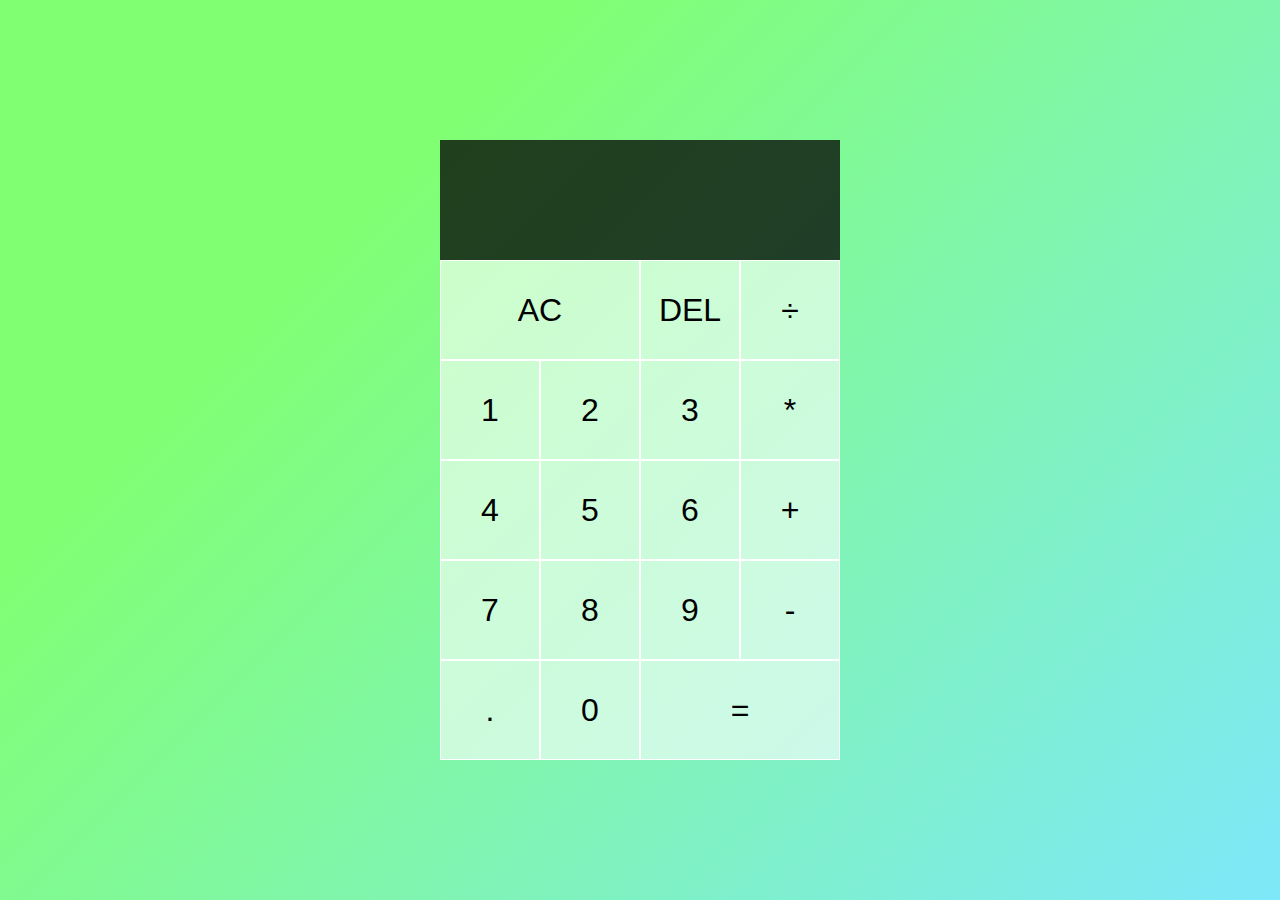
<file: CalculatorApp/index.html>
<!DOCTYPE html>
<html lang="en">

<head>
    <meta charset="UTF-8">
    <meta http-equiv="X-UA-Compatible" content="IE=edge">
    <meta name="viewport" content="width=device-width, initial-scale=1.0">
    <title>Calculator App</title>
    <link rel="stylesheet" href="style.css">
    <script src="script.js" defer></script>
</head>

<body>
    <div class="calculator-grid">
        <div class="output">
            <div data-previous-operand class="previous-operand"></div>
            <div data-current-operand class="current-operand"></div>
        </div>
        <button data-all-clear class="span-two">AC</button>
        <button data-delete>DEL</button>
        <button data-operation>÷</button>
        <button data-number>1</button>
        <button data-number>2</button>
        <button data-number>3</button>
        <button data-operation>*</button>
        <button data-number>4</button>
        <button data-number>5</button>
        <button data-number>6</button>
        <button data-operation>+</button>
        <button data-number>7</button>
        <button data-number>8</button>
        <button data-number>9</button>
        <button data-operation>-</button>
        <button data-number>.</button>
        <button data-number>0</button>
        <button data-equals class="span-two">=</button>
    </div>
</body>

</html>
</file>
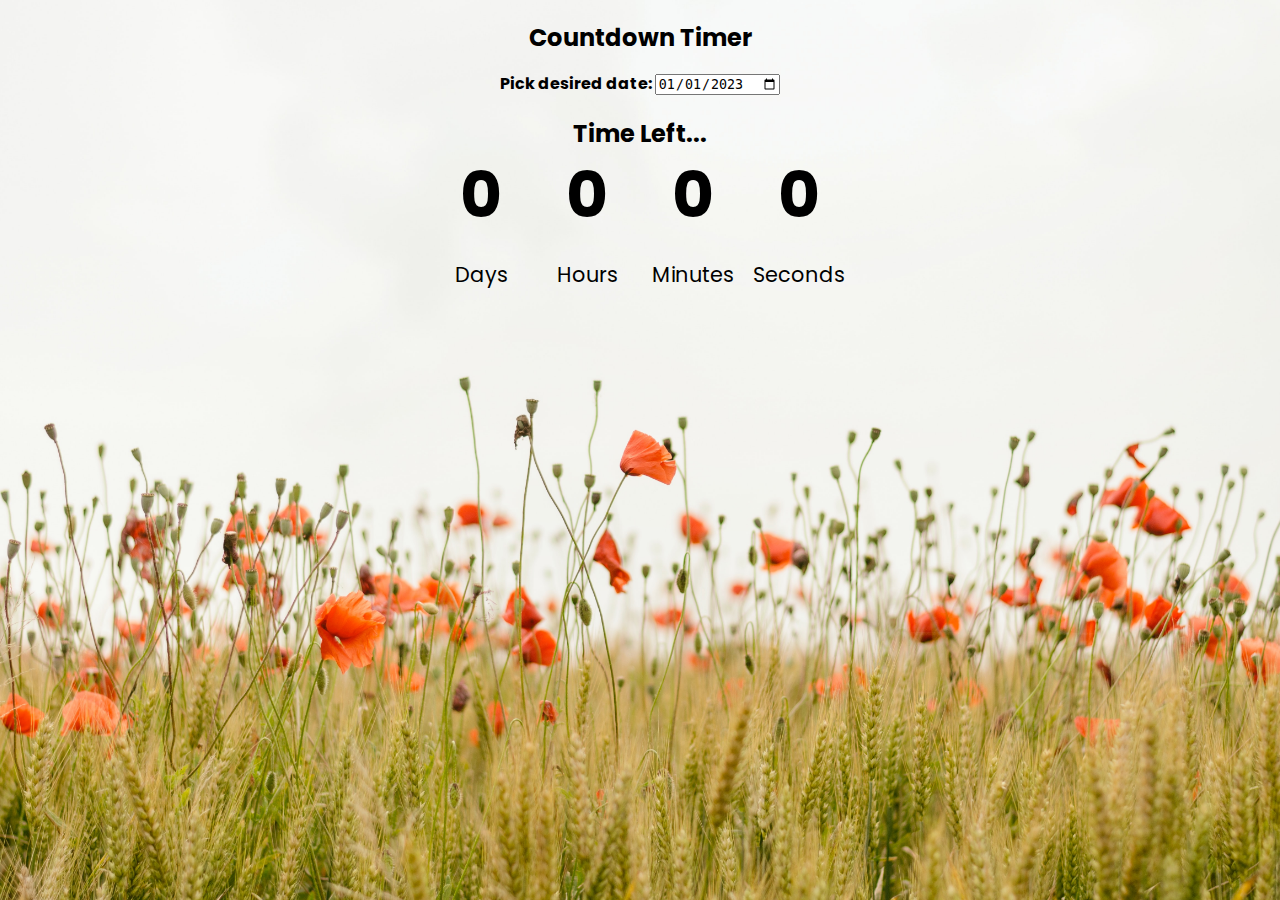
<file: CountdownTimer/index.html>
<!DOCTYPE html>
<html lang="en">

<head>
    <meta charset="UTF-8">
    <meta http-equiv="X-UA-Compatible" content="IE=edge">
    <meta name="viewport" content="width=device-width, initial-scale=1.0">
    <title>Countdown Timer</title>
    <link rel="stylesheet" href="style.css">
    <script src="script.js" defer></script>
</head>

<body>
    <h2>Countdown Timer</h2>
    <div class="user-time">
        <label for="selDate">Pick desired date:</label>
        <input type="date" id="selDate" name="date" value="2023-01-01" onchange="countdown()">
    </div>
    
    <h2>Time Left...</h2>

    <div class="countdown-container">
        <div class="countdown-el days-c">
            <p class="big-text" id="days">0</p>
            <span>Days</span>
        </div>
        <div class="countdown-el hours-c">
            <p class="big-text" id="hours">0</p>
            <span>Hours</span>
        </div>
        <div class="countdown-el minutes-c">
            <p class="big-text" id="minutes">0</p>
            <span>Minutes</span>
        </div>
        <div class="countdown-el seconds-c">
            <p class="big-text" id="seconds">0</p>
            <span>Seconds</span>
        </div>
    </div>

</body>

</html>
</file>
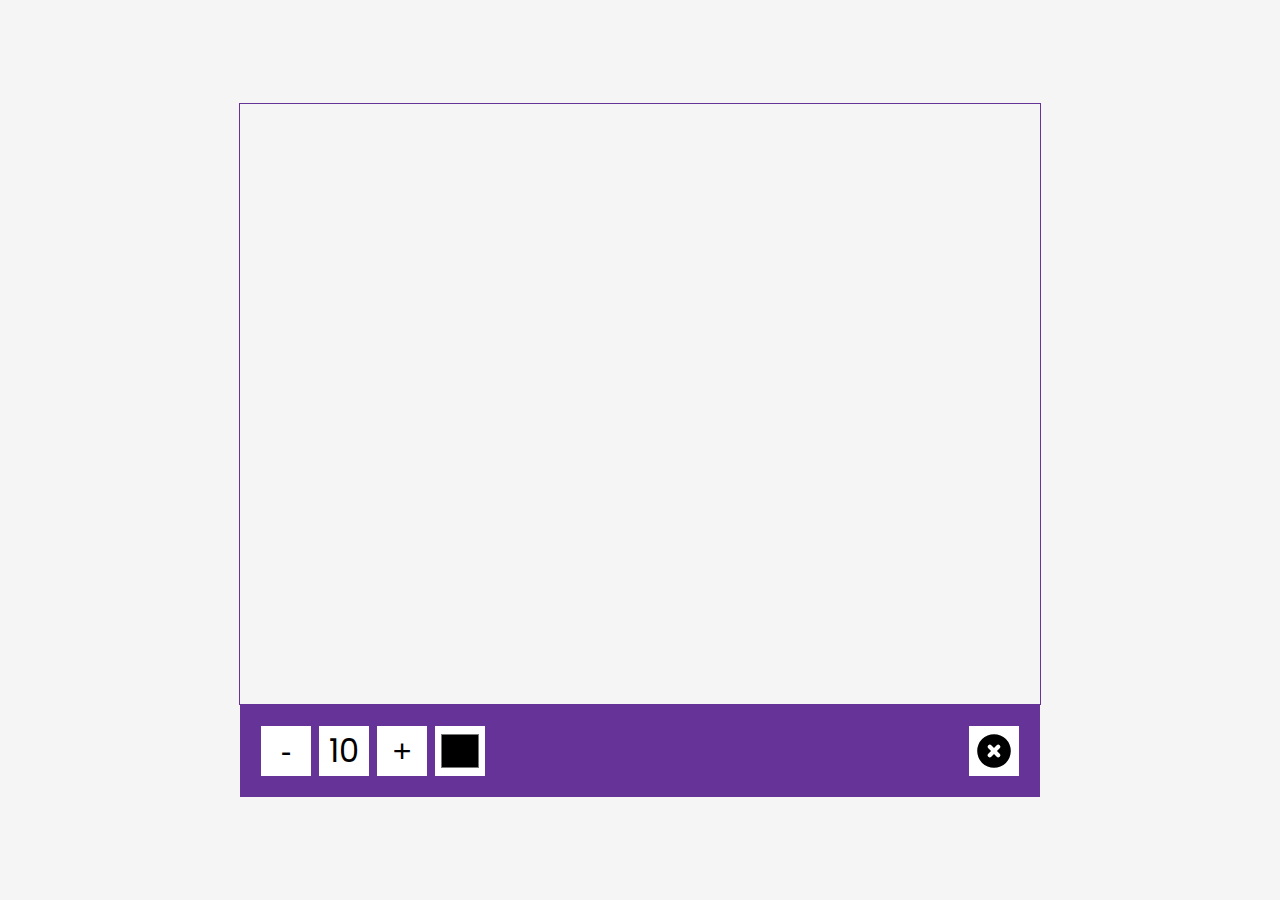
<file: DrawingApp/index.html>
<!DOCTYPE html>
<html lang="en">

<head>
    <meta charset="UTF-8">
    <meta http-equiv="X-UA-Compatible" content="IE=edge">
    <meta name="viewport" content="width=device-width, initial-scale=1.0">
    <link rel="stylesheet" href="style.css">
    <script src="script.js" defer></script>
    <title>Drawing App</title>

</head>

<body>
    <canvas id="canvas" height="600" width="800"></canvas>
    <div class="toolbox">
        <button id="decrease">-</button>
        <span id="size">10</span>
        <button id="increase">+</button>
        <input type="color" id="color" />
        <button id="clear"><svg xmlns="http://www.w3.org/2000/svg" class="h-5 w-5" viewBox="0 0 20 20" fill="currentColor">
            <path fill-rule="evenodd" d="M10 18a8 8 0 100-16 8 8 0 000 16zM8.707 7.293a1 1 0 00-1.414 1.414L8.586 10l-1.293 1.293a1 1 0 101.414 1.414L10 11.414l1.293 1.293a1 1 0 001.414-1.414L11.414 10l1.293-1.293a1 1 0 00-1.414-1.414L10 8.586 8.707 7.293z" clip-rule="evenodd" />
          </svg></i>

        </button>
    </div>
</body>

</html>
</file>
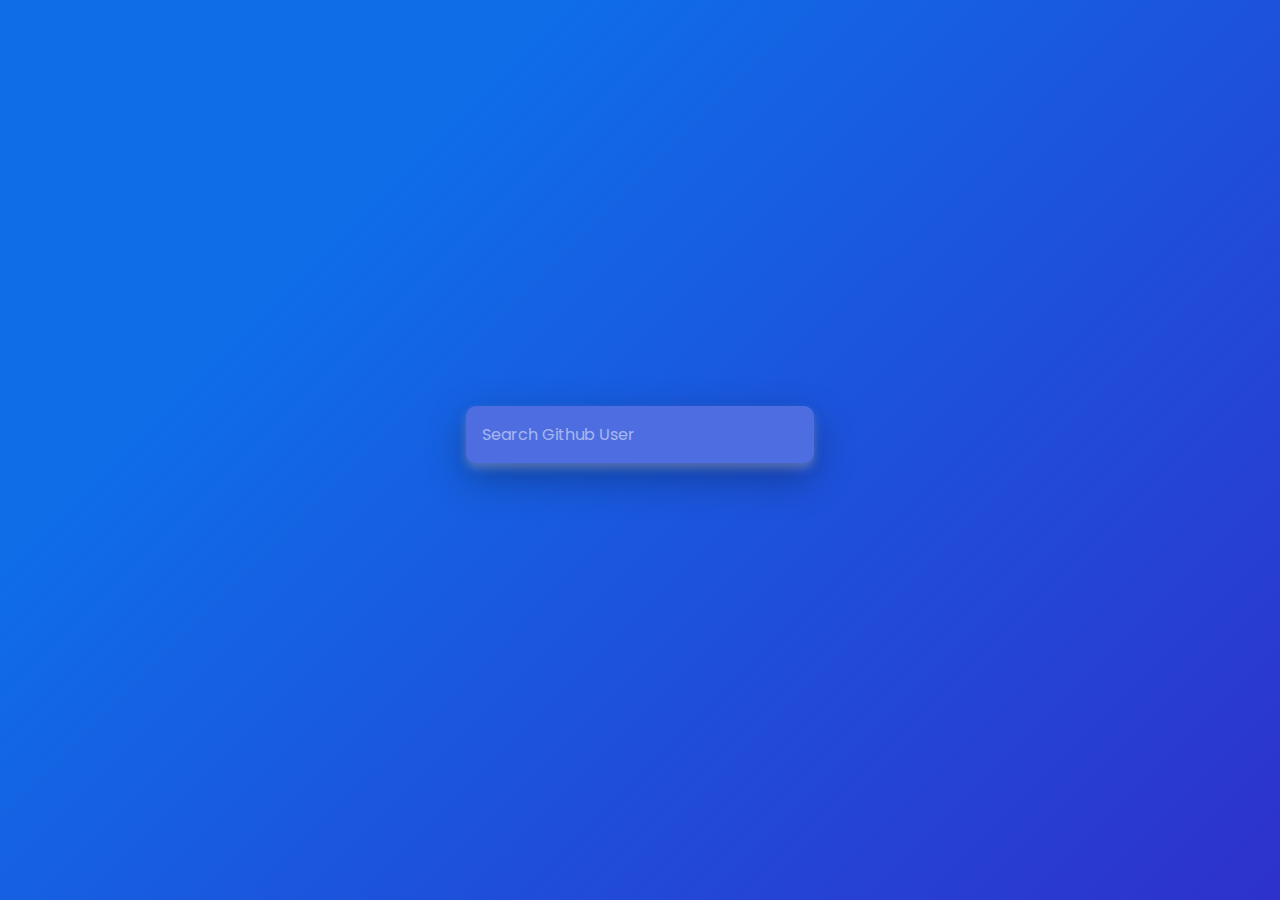
<file: GithubProfilesApp/index.html>
<!DOCTYPE html>
<html lang="en">
<head>
    <meta charset="UTF-8">
    <meta http-equiv="X-UA-Compatible" content="IE=edge">
    <meta name="viewport" content="width=device-width, initial-scale=1.0">
    <link rel="stylesheet" href="style.css">
    <script src="script.js" defer></script>
    <title>GitHub Profiles App</title>
</head>
<body>
    <form id="form">
        <input type="text" id="search" placeholder="Search Github User">
    </form>
    <main id="main"></main>
    

</body>
</html>
</file>
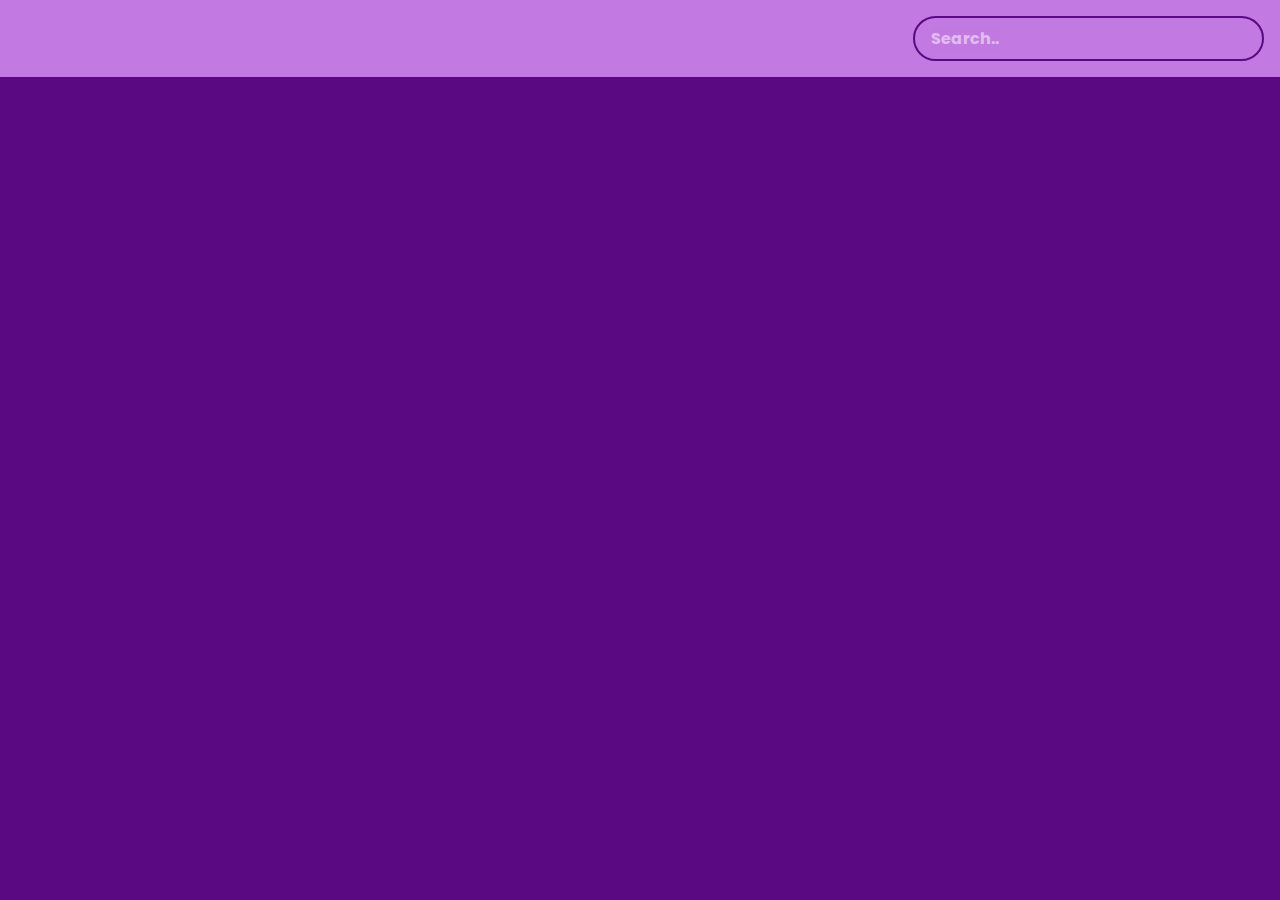
<file: MovieApp/index.html>
<!DOCTYPE html>
<html lang="en">

<head>
    <meta charset="UTF-8">
    <meta http-equiv="X-UA-Compatible" content="IE=edge">
    <meta name="viewport" content="width=device-width, initial-scale=1.0">
    <link rel="stylesheet" href="style.css">
    <script src="script.js" defer></script>
    <title>Movie App</title>
</head>

<body>
    <header>
        <form id="form">
            <input type="text" id="search" class="search" placeholder="Search.." />
        </form>
    </header>
    <main id="main">
        <!-- Elements added via getMovies() -->
    </main>
</body>

</html>
</file>
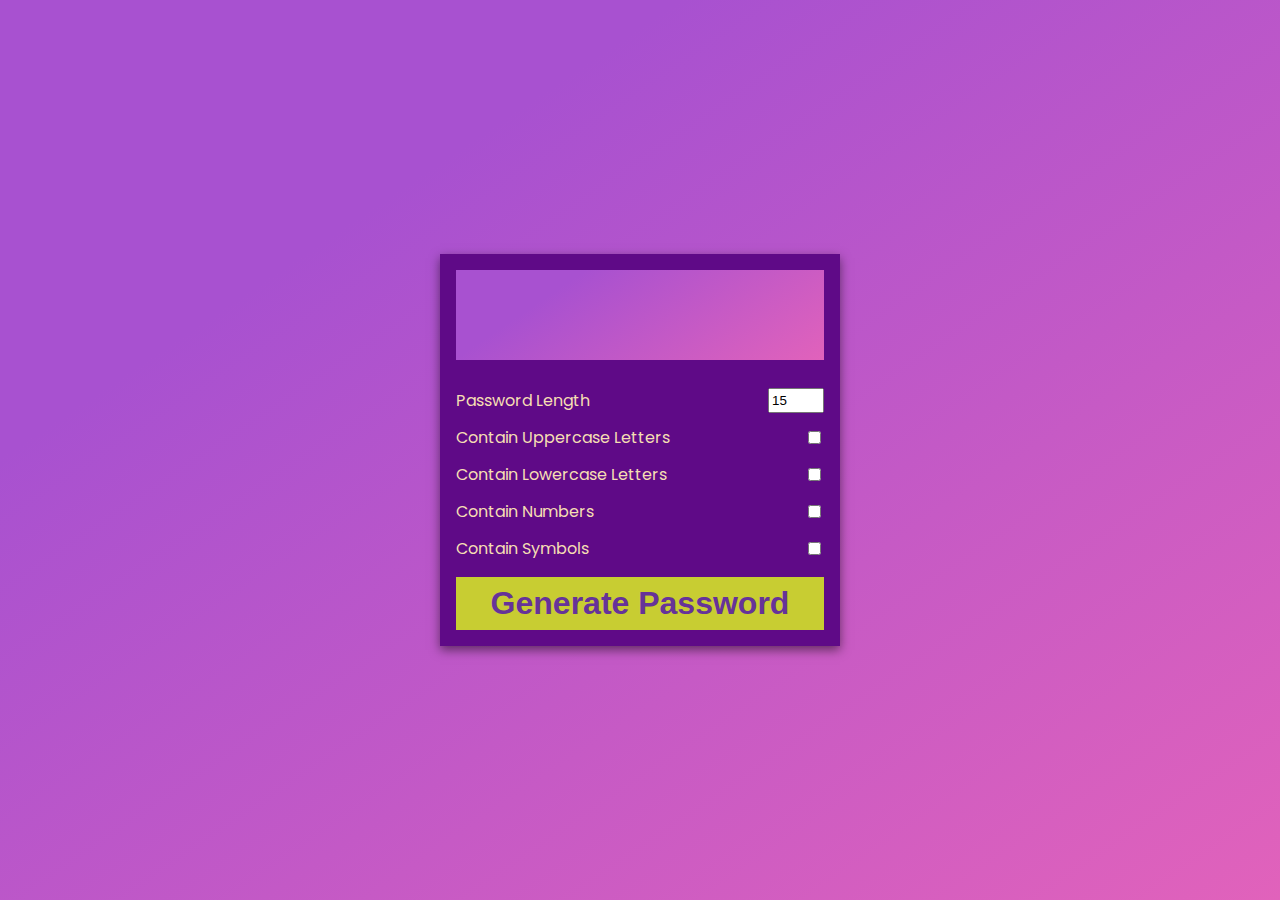
<file: PasswordGeneratorApp/index.html>
<!DOCTYPE html>
<html lang="en">

<head>
    <meta charset="UTF-8">
    <meta http-equiv="X-UA-Compatible" content="IE=edge">
    <meta name="viewport" content="width=device-width, initial-scale=1.0">
    <link rel="stylesheet" href="style.css">
    <script src="script.js" defer></script>
    <title>Password Generator</title>
</head>

<body>
    <div class="pw-container">
        <div class="pw-header">
            <div class="pw">
                <span id="pw"></span>
                <button id="copy">Copy</button>
            </div>
        </div>

        <div class="pw-body">
            <div class="form-control">
                <label for="len">Password Length</label>
                <input id="len" value="15" type="number" min="2" max="30" />
            </div>
            <div class="form-control">
                <label for="upper">Contain Uppercase Letters</label>
                <input id="upper" type="checkbox" />
            </div>
            <div class="form-control">
                <label for="lower">Contain Lowercase Letters</label>
                <input id="lower" type="checkbox" />
            </div>
            <div class="form-control">
                <label for="number">Contain Numbers</label>
                <input id="number" type="checkbox" />
            </div>
            <div class="form-control">
                <label for="symbol">Contain Symbols</label>
                <input id="symbol" type="checkbox" />
            </div>
            <button class="generate" id="generate">Generate Password</button>
        </div>
    </div>
</body>

</html>
</file>
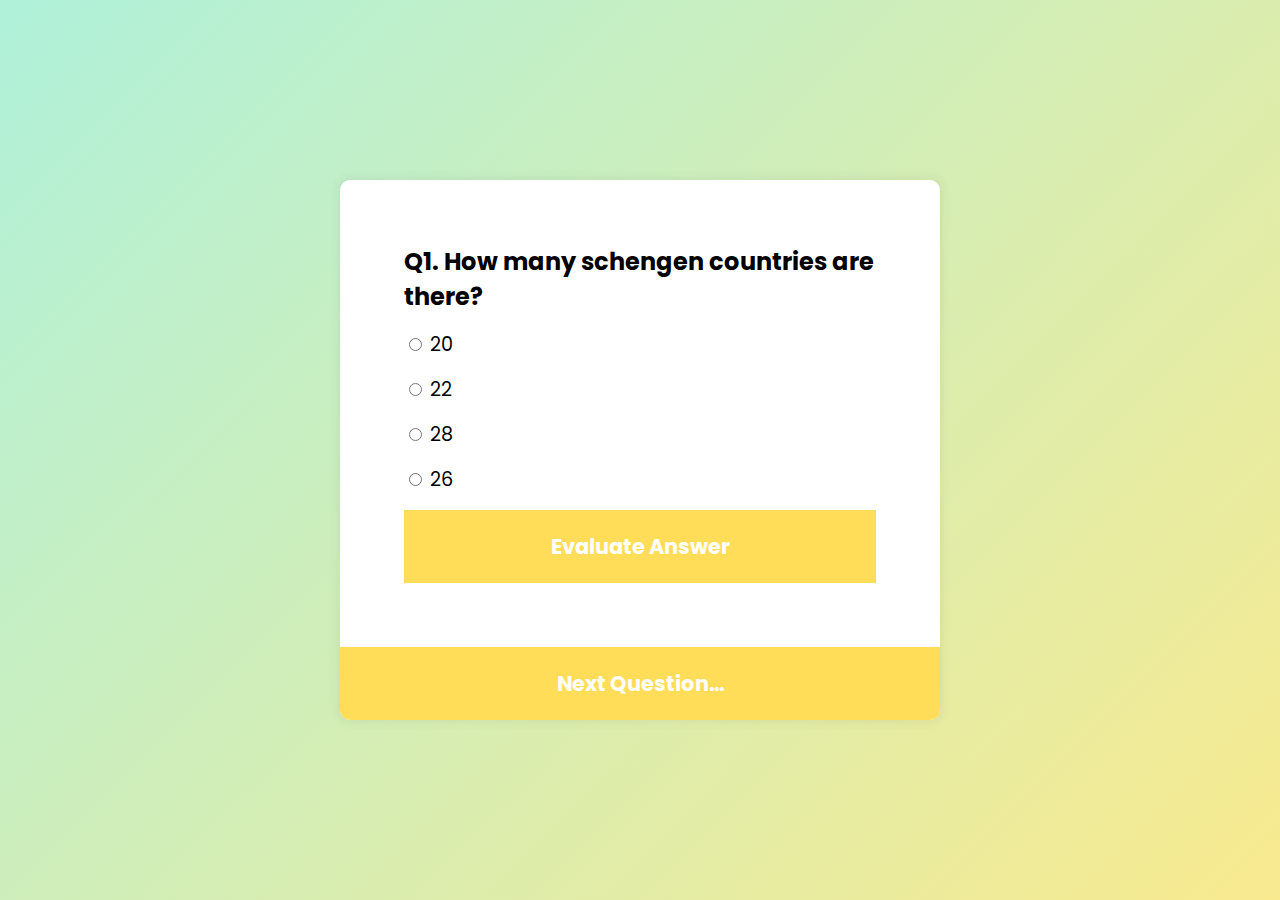
<file: QuizApp/index.html>
<!DOCTYPE html>
<html lang="en">

<head>
    <meta charset="UTF-8">
    <meta http-equiv="X-UA-Compatible" content="IE=edge">
    <meta name="viewport" content="width=device-width, initial-scale=1.0">
    <title>Quiz App</title>
    <link rel="stylesheet" href="style.css">
    <script src="script.js" defer></script>
    <!-- defer specifies that the script is downloaded in parallel to parsing the page, and executed after the page has finished parsing. 
    If 'defer' is not written, script tag should be placed after body tag i.e. after all ids are created-->
</head>

<body>


    <div class="quiz-container" id="quiz">

        <div class="quiz-header">

            <h2 id="question">Question Text</h2>
            <ul>
                <li><input type="radio" id="a" name="answer" class="answer">
                    <label id="a_text" for="a">Question</label>
                </li>

                <li><input type="radio" id="b" name="answer" class="answer">
                    <label id="b_text" for="b">Question</label>
                </li>

                <li><input type="radio" id="c" name="answer" class="answer">
                    <label id="c_text" for="c">Question</label>
                </li>

                <li><input type="radio" id="d" name="answer" class="answer">
                    <label id="d_text" for="d">Question</label>
                </li>

                <!-- for and id denotes same id, therefore option text and radio button both will be selectable field.  -->

            </ul>
            <button id="evaluateAns">Evaluate Answer</button>

        </div>


        <button id="submit">
                Next Question...
            </button>
        </div>

</body>

</html>
</file>
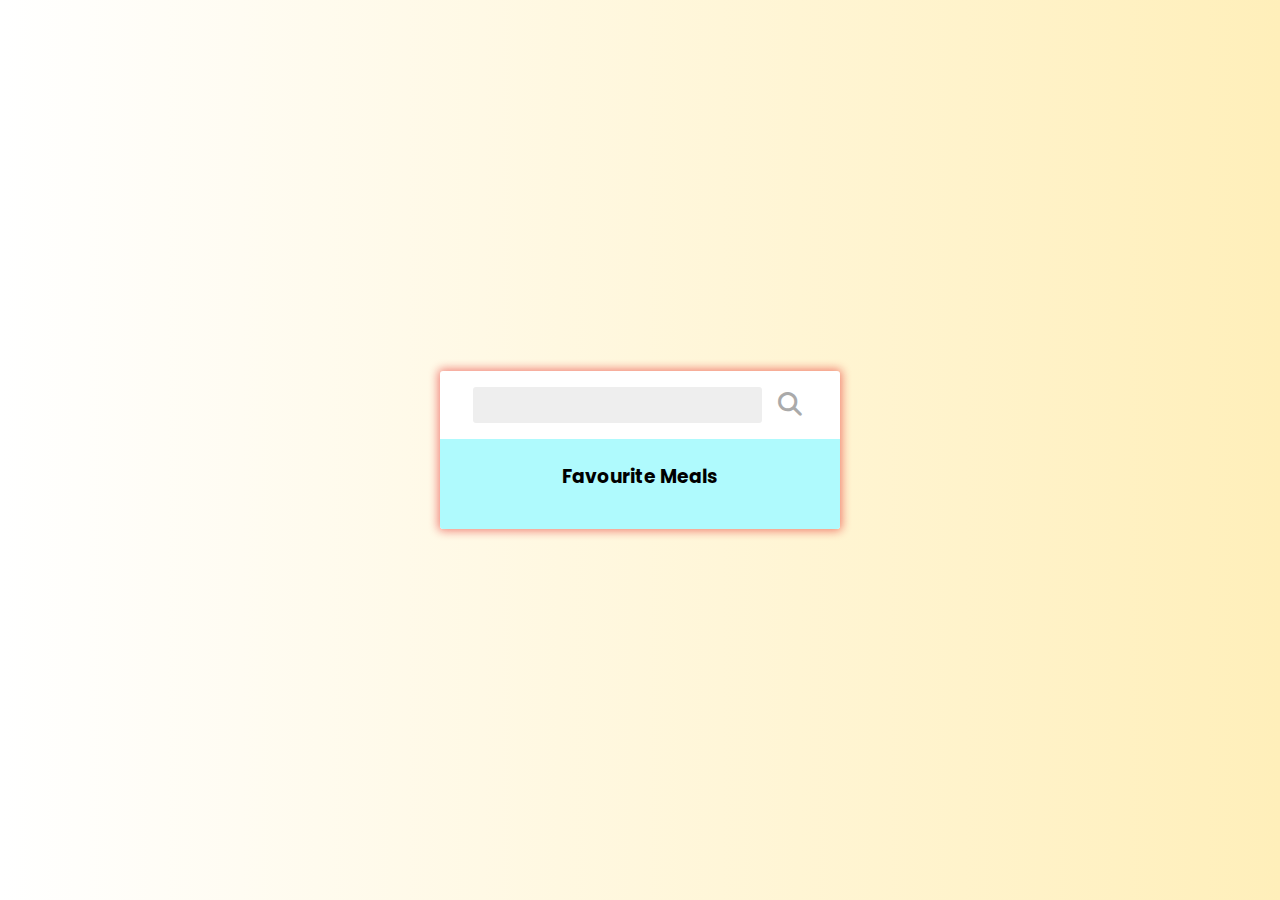
<file: RecipeApp/index.html>
<!DOCTYPE html>
<html lang="en">

<head>
    <meta charset="UTF-8">
    <meta http-equiv="X-UA-Compatible" content="IE=edge">
    <meta name="viewport" content="width=device-width, initial-scale=1.0">
    <title>Recipe App</title>
    <link rel="stylesheet" href="https://cdnjs.cloudflare.com/ajax/libs/font-awesome/6.1.1/css/all.min.css">
    <link rel="stylesheet" href="style.css">
    <script src="script.js" defer></script>
</head>

<body>
    <div class="mobile-container">
        <header>
            <input type="text" id="search-term">
            <button id="search"><i class="fas fa-search"></i></button>
        </header>
        <div class="fav-container">
            <h3>Favourite Meals</h3>
            <ul class="fav-meals" id="fav-meals">
                <!-- Contents added dynamically via addMealFav() -->
            </ul>
        </div>
        <div class="meals" id="meals"></div>
    </div>

    <div class="popup-container hidden" id="meal-popup">
        <div class="popup">
            <button id="close-popup" class="close-popup"><i class="fas fa-times"></i></button>

            <div class="meal-info" id="meal-info">
                <!-- Contents added dynamically via showMealInfo() -->
            </div>

        </div>
    </div>


</body>

</html>
</file>
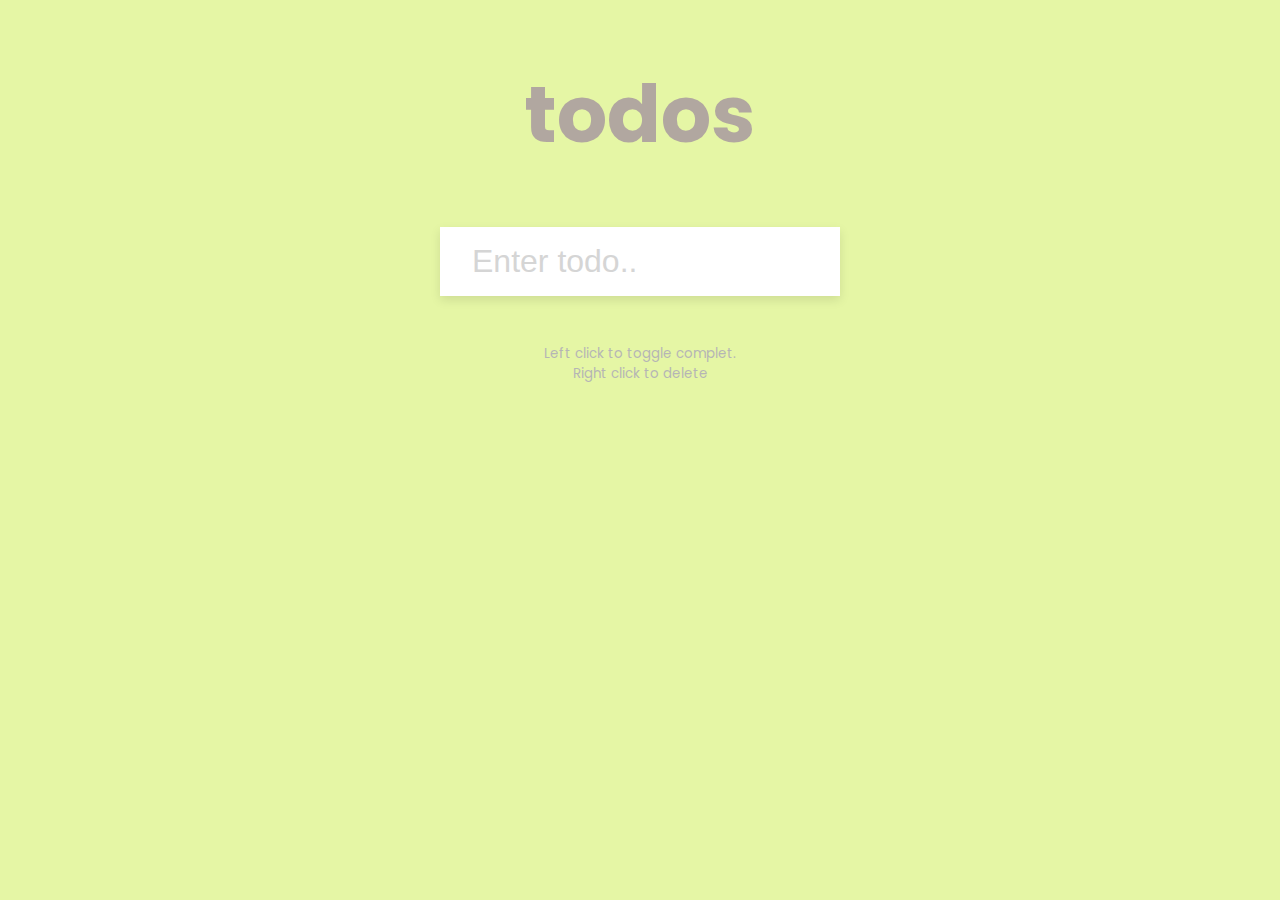
<file: ToDoApp/index.html>
<!DOCTYPE html>
<html lang="en">

<head>
    <meta charset="UTF-8">
    <meta http-equiv="X-UA-Compatible" content="IE=edge">
    <meta name="viewport" content="width=device-width, initial-scale=1.0">
    <link rel="stylesheet" href="style.css">
    <script src="script.js" defer></script>
    <title>ToDo App</title>
</head>

<body>
    <h1>todos</h1>
    <form id="form">
        <input type="text" id="input" class="input" placeholder="Enter todo.." autocomplete="off" />
        <ul class="todos" id="todos">
            <!--li elements Added via form.addEventListener("submit", (e))-->
        </ul>
    </form>
    <small>Left click to toggle complet.<br>Right click to delete</small>
</body>

</html>
</file>
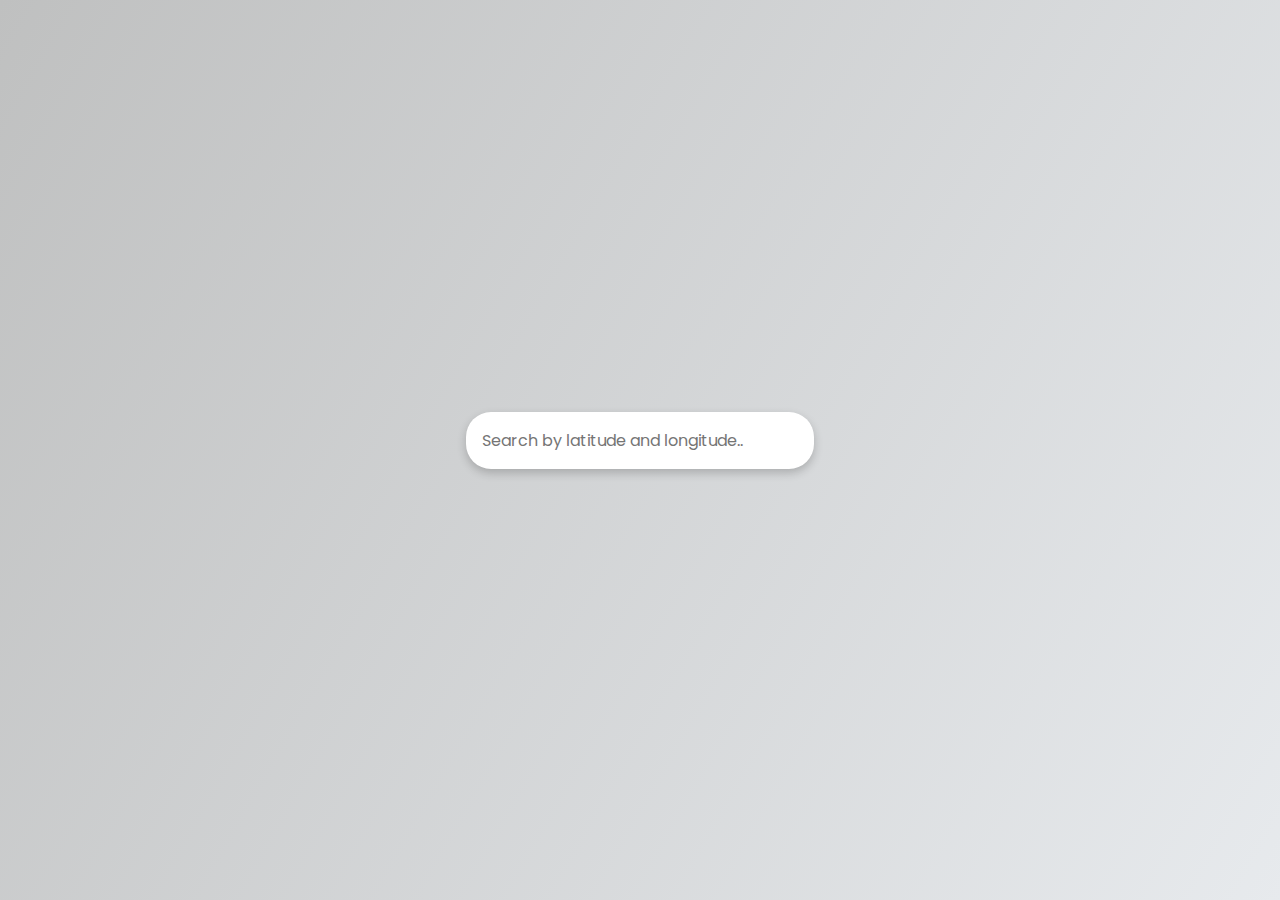
<file: WeatherApp/index.html>
<!DOCTYPE html>
<html lang="en">
<head>
    <meta charset="UTF-8">
    <meta http-equiv="X-UA-Compatible" content="IE=edge">
    <meta name="viewport" content="width=device-width, initial-scale=1.0">
    <link rel="stylesheet" href="style.css">
    <script src="script.js" defer></script>
    <title>Weather App</title>
    
</head>
<body>
    <form id="form">
        <input type="text" name="latlon" id="searchPos" placeholder="Search by latitude and longitude..">
        <!-- <input type="text" name="latitude" id="searchLat" placeholder="Search by latitude.."> -->
    </form>
    <main id="main">


    </main>
</body>
</html>
</file>
<file: CalculatorApp/style.css>
@import"https://fonts.googleapis.com/css2?family=Poppins:wght@200;400;600&display=swap";*,::before,::after{box-sizing:border-box}body{font-family:"Popins",sans-serif;font-weight:normal;margin:0;padding:0;background-color:#7ee8fa;background-image:linear-gradient(315deg, #7ee8fa 0%, #80ff72 74%)}body .calculator-grid{display:grid;justify-content:center;align-content:center;min-height:100vh;grid-template-columns:repeat(4, 100px);grid-template-rows:minmax(120px, auto) repeat(5, 100px)}body .calculator-grid .output{grid-column:1/-1;background-color:rgba(0,0,0,.75);display:flex;flex-direction:column;align-items:flex-end;justify-content:space-around;padding:10px;word-wrap:break-word;word-break:break-all}body .calculator-grid .output .previous-operand{font-size:1.5rem;color:#ebe1e1}body .calculator-grid .output .current-operand{font-size:2.5rem;color:#fff}body .calculator-grid button{cursor:pointer;outline:none;font-size:2rem;border:1px solid #fff;background-color:rgba(255,255,255,.6)}body .calculator-grid button:hover{background-color:rgba(255,255,255,.98)}body .calculator-grid button.span-two{grid-column:span 2}
</file>
<file: CountdownTimer/style.css>
@import"https://fonts.googleapis.com/css2?family=Poppins:wght@200;400;600&display=swap";*{box-sizing:border-box}body{font-family:"Poppins",sans-serif;margin:0;display:flex;flex-direction:column;align-items:center;background-image:url("images/henry-be-IicyiaPYGGI-unsplash.jpg");background-size:cover;background-position:center center;min-height:100vh;overflow-y:hidden}body .user-time{font-size:1rem;font-weight:bold;display:inline-block;margin-top:-4px}h1{margin-top:1rem;font-weight:normal;font-size:3rem}.countdown-container{margin-top:-40px;display:flex;flex-wrap:wrap;justify-content:center}.countdown-container .countdown-el{text-align:center}.countdown-container .countdown-el .big-text{font-size:4rem;font-weight:bold;line-height:1.5;margin:1rem 2rem}.countdown-container .countdown-el span{font-size:1.3rem}
</file>
<file: DrawingApp/style.css>
@import"https://fonts.googleapis.com/css2?family=Poppins:wght@200;400;600&display=swap";*{box-sizing:border-box}body{background-color:#f5f5f5;display:flex;flex-direction:column;align-items:center;justify-content:center;font-family:"Poppins",sans-serif;margin:0;min-height:100vh}body canvas{border:1px solid #639}body .toolbox{background-color:#639;border:1px solid #639;display:flex;padding:1rem;width:800px}body .toolbox button,body .toolbox input,body .toolbox span{background-color:#fff;border:none;display:inline-flex;align-items:center;justify-content:center;font-size:2rem;padding:.25rem;margin:.25rem;height:50px;width:50px}body .toolbox>*:last-child{margin-left:auto}
</file>
<file: GithubProfilesApp/style.css>
@import"https://fonts.googleapis.com/css2?family=Poppins:wght@200;400;600&display=swap";*{box-sizing:border-box}body{background-color:#503ec5;background-image:linear-gradient(315deg, #2e31cc 0%, #0f6de8 74%);display:flex;flex-direction:column;align-items:center;justify-content:center;min-height:100vh;font-family:"Poppins",sans-serif;margin:0}body form input{background-color:#4d6de0;border-radius:10px;box-shadow:0 5px 10px rgba(154,160,185,.5),0 15px 40px rgba(0,0,0,.3);border:none;color:#f0f8ff;font-family:inherit;font-size:1rem;padding:1rem;margin-bottom:2rem}body form input:focus{outline:0}body form input::placeholder{color:#fff;opacity:.5}body main .card{background-color:#399cdf;background-image:linear-gradient(315deg, #5ba4c6 0%, #4d6de0 74%);display:flex;border-radius:20px;box-shadow:0 5px 10px rgba(154,160,185,.5),0 15px 40px rgba(0,0,0,.3);padding:3rem;max-width:800px}body main .card .avatar{border:10px solid #503ec5;border-radius:50%;height:150px;width:150px}body main .card .user-info{margin-left:2rem;color:#fff}body main .card .user-info h2{margin-top:0}body main .card .user-info ul{display:flex;justify-content:space-between;list-style-type:none;padding:0;max-width:400px}body main .card .user-info ul li{display:flex;align-items:center}body main .card .user-info ul li strong{font-size:.9rem;margin-left:.5rem}body main .card .user-info a{background-color:#503ec5;border-radius:5px;display:inline-block;color:#fff;font-size:.7rem;margin-right:.5rem;margin-bottom:.5rem;padding:.25rem .5rem;text-decoration:none;cursor:pointer;line-height:1.5rem}
</file>
<file: MovieApp/style.css>
@import"https://fonts.googleapis.com/css2?family=Poppins:wght@200;400;600&display=swap";*{box-sizing:border-box}body{background-color:#5b0983;font-family:"Poppins",sans-serif;margin:0}body header{background-color:#c279e1;display:flex;justify-content:flex-end;padding:1rem}body header .search{background-color:rgba(0,0,0,0);border:2px solid #5b0983;border-radius:50px;font-family:inherit;padding:.5rem 1rem;color:#f0f8ff;font-weight:bolder;font-size:1rem}body header .search:focus{outline:none;background-color:#5b0983}body header .search::placeholder{color:#fff;opacity:.5}body main{display:flex;flex-wrap:wrap}body main .movie{background-color:#c279e1;border-radius:5px;box-shadow:0 4px 5px rgba(0,0,0,.4);overflow:hidden;position:relative;margin:1.5rem;width:250px}body main .movie img{width:100%}body main .movie .movie-info{color:#d8f8f4;display:flex;align-items:center;justify-content:space-between;padding:.5rem 1rem 1rem;letter-spacing:.5px}body main .movie .movie-info h3{margin:0}body main .movie .movie-info span{background-color:#5b0983;border-radius:3px;padding:.25rem .5rem;font-weight:bolder}body main .movie .movie-info span.green{color:#4fd84f}body main .movie .movie-info span.orange{color:#f8ad21}body main .movie .movie-info span.red{color:red}body main .movie .overview{background-color:bisque;position:absolute;padding:2rem;top:40%;bottom:0;left:0;right:0;transform:translateY(100%);transition:transform .5s ease-in}body main .movie .overview h4{margin-top:0}body main .movie:hover .overview{transform:translateY(0);overflow:auto}
</file>
<file: PasswordGeneratorApp/style.css>
@import"https://fonts.googleapis.com/css2?family=Poppins:wght@200;400;600&display=swap";*{box-sizing:border-box}body{font-family:"Poppins",sans-serif;margin:0;background-color:#a4508b;background-image:linear-gradient(326deg, #e162bb 0%, #a851d0 74%);color:#fff;display:flex;align-items:center;justify-content:center;min-height:100vh}body .pw-container{background-color:#5f0a87;box-shadow:0 4px 10px rgba(0,0,0,.5);min-width:400px}body .pw-container .pw-header{padding:1rem}body .pw-container .pw-header .pw{background-color:#a4508b;background-image:linear-gradient(326deg, #e162bb 0%, #a851d0 74%);width:100%;height:90px;font-size:1.5rem;display:flex;align-items:center;position:relative;padding:1rem;overflow:auto}body .pw-container .pw-header .pw button{background-color:#c8e342;position:absolute;border:none;color:#fff;font-family:inherit;font-weight:bold;padding:.25rem;top:0;right:0;transform:translate(0, 20%);border-radius:5px;cursor:pointer;transition:opacity .3s ease,transform .3s ease;opacity:0}body .pw-container .pw-header .pw:hover button{opacity:1;transform:translate(0, 0%)}body .pw-container .pw-body{padding:0 1rem 1rem}body .pw-container .pw-body .form-control{color:wheat;display:flex;justify-content:space-between;margin:.75rem 0}body .pw-container .pw-body .generate{background-color:#c8cd32;color:#639;font-size:2rem;font-weight:bold;display:block;border:none;cursor:pointer;width:100%;padding:.5rem;margin-top:1rem}
</file>
<file: QuizApp/style.css>
@import"https://fonts.googleapis.com/css2?family=Poppins:wght@200;400;600&display=swap";*{box-sizing:border-box}body{background-color:#f9ea8f;background-image:linear-gradient(315deg, #f9ea8f 0%, #aff1da 100%);background-size:cover;background-position:center center;min-height:100vh;overflow-y:hidden;display:flex;align-items:center;justify-content:center;font-family:"Poppins",sans-serif;margin:0}body .quiz-container{background-color:#fff;border-radius:10px;box-shadow:0 0 10px 2px rgba(100,100,100,.1);overflow:hidden;width:600px;max-width:100%}body h2{margin:0;font-size:1.5rem}body .quiz-header{padding:4rem}body ul{list-style-type:none;padding:0}body ul li{font-size:1.2rem;margin:1rem 0}body ul li label{cursor:pointer}body button{background-color:#ffdd59;border:none;color:#fff;cursor:pointer;font-family:inherit;font-size:1.3rem;font-weight:bold;width:100%;padding:1.3rem;transition:background-color 150ms ease-in-out}body button:hover{background-color:#ffd32a}body button:focus{background-color:#ffa801}
</file>
<file: RecipeApp/style.css>
@import"https://fonts.googleapis.com/css2?family=Poppins:wght@200;400;600&display=swap";*{box-sizing:border-box}body{background:#ffefba;background:-webkit-linear-gradient(to right, #FFFFFF, #FFEFBA);background:linear-gradient(to right, #FFFFFF, #FFEFBA);display:flex;align-items:center;justify-content:center;font-family:"Poppins",sans-serif;margin:0;min-height:100vh}body img{max-width:100%}body .mobile-container{background-color:#fff;width:400px;box-shadow:0 0 10px 2px rgba(227,13,13,.4941176471);border-radius:3px;overflow:hidden}body .mobile-container header{display:flex;align-items:center;justify-content:center;padding:1rem}body .mobile-container header input{background-color:#eee;border:none;border-radius:3px;font-family:inherit;padding:.5rem 1rem}body .mobile-container header button{background-color:rgba(0,0,0,0);border:none;color:#aaa;font-size:1.5rem;margin-left:10px}body .mobile-container .fav-container{background-color:#affafd;padding:.25rem 1rem;text-align:center}body .mobile-container .fav-container .fav-meals{display:flex;flex-wrap:wrap;justify-content:center;list-style-type:none;padding:0}body .mobile-container .fav-container .fav-meals li{cursor:pointer;position:relative;margin:5px;width:75px}body .mobile-container .fav-container .fav-meals li img{height:70px;width:70px;border:2px solid #fff;border-radius:50%;box-shadow:0 0 10px 1px rgba(227,13,13,.4941176471);object-fit:cover}body .mobile-container .fav-container .fav-meals li span{font-size:.9rem;display:inline-block;white-space:nowrap;overflow:hidden;text-overflow:ellipsis;width:75px}body .mobile-container .fav-container .fav-meals li .clear{background-color:rgba(0,0,0,0);border:none;cursor:pointer;position:absolute;opacity:0;top:-0.5rem;right:-0.5rem;font-size:1.2rem}body .mobile-container .fav-container .fav-meals li:hover .clear{opacity:1}body .mobile-container .meals .meal{border-radius:3px;box-shadow:0 0 10px 1px rgba(227,13,13,.4941176471);margin:1.5rem;cursor:pointer;overflow:hidden}body .mobile-container .meals .meal .meal-header{position:relative}body .mobile-container .meals .meal .meal-header .random{position:absolute;top:1rem;background-color:#fff;padding:.25rem 1rem;border-top-right-radius:3px;border-bottom-right-radius:3px}body .mobile-container .meals .meal .meal-header img{object-fit:cover;height:250px;width:100%}body .mobile-container .meals .meal .meal-body{display:flex;align-items:center;justify-content:space-between;padding:1rem}body .mobile-container .meals .meal .meal-body h4{margin:0}body .mobile-container .meals .meal .meal-body .fav-btn{border:none;background-color:rgba(0,0,0,0);color:#eaaaaa;cursor:pointer;font-size:1.2rem}body .mobile-container .meals .meal .meal-body .fav-btn.active{color:#c70781}body .popup-container{background-color:rgba(0,0,0,.5);display:flex;align-items:center;justify-content:center;position:fixed;left:0;right:0;top:0;bottom:0}body .popup-container.hidden{opacity:0;pointer-events:none}body .popup-container .popup{background-color:#fff;border-radius:5px;position:relative;padding:0 2rem;max-width:800px;max-height:700px;overflow-y:scroll;width:100%}body .popup-container .popup h1{text-align:center}body .popup-container .popup img{object-fit:cover;height:250px;width:100%}body .popup-container .popup .close-popup{background-color:rgba(0,0,0,0);border:none;font-size:1.5rem;cursor:pointer;position:absolute;top:1rem;right:1rem}
</file>
<file: ToDoApp/style.css>
@import"https://fonts.googleapis.com/css2?family=Poppins:wght@200;400;600&display=swap";*{box-sizing:border-box}body{background-color:#e5f6a5;color:#825ca8;display:flex;flex-direction:column;align-items:center;font-family:"Poppins",sans-serif;margin:0;min-height:100vh}body h1{color:#639;text-align:center;font-size:5rem;opacity:.4}body form{width:400px;max-width:100%;box-shadow:0 4px 10px rgba(0,0,0,.1)}body form .input{border:none;font-size:2rem;color:#825ca8;padding:1rem 2rem;display:block;width:100%}body form .input:hover{border:1px solid #000}body form .input::placeholder{color:#d5d5d5}body form .todos{background-color:#fff;padding:0;margin:0;list-style-type:none}body form .todos li{border-top:1px solid #1dc34a;cursor:pointer;font-size:1.5rem;padding:1rem 2rem}body form .todos li.completed{color:#b5b5b5;text-decoration:line-through}body small{margin-top:3rem;color:#b5b5b5;text-align:center}
</file>
<file: WeatherApp/style.css>
@import"https://fonts.googleapis.com/css2?family=Poppins:wght@200;400;600&display=swap";*{box-sizing:border-box}body{font-family:"Poppins",sans-serif;margin:0;background:linear-gradient(300deg, #e7eaed, #bfc0c0);display:flex;flex-direction:column;align-items:center;justify-content:center;min-height:100vh}body input{background-color:#fff;border:none;border-radius:25px;box-shadow:0 4px 10px rgba(0,0,0,.2);font-family:inherit;font-size:1rem;padding:1rem;min-width:300px}body input:focus{outline:none}body main{background:linear-gradient(300deg, #9ca2a9, #90cfcf);border-radius:5px;margin:10px 5px}body main .weather{font-size:2rem;text-align:center;display:flex;align-items:center;flex-direction:column;margin-bottom:30px}body main .weather h2{margin-bottom:0;display:flex;align-items:center}body main .weather h2 img{transform:scale(0.7)}
</file>
